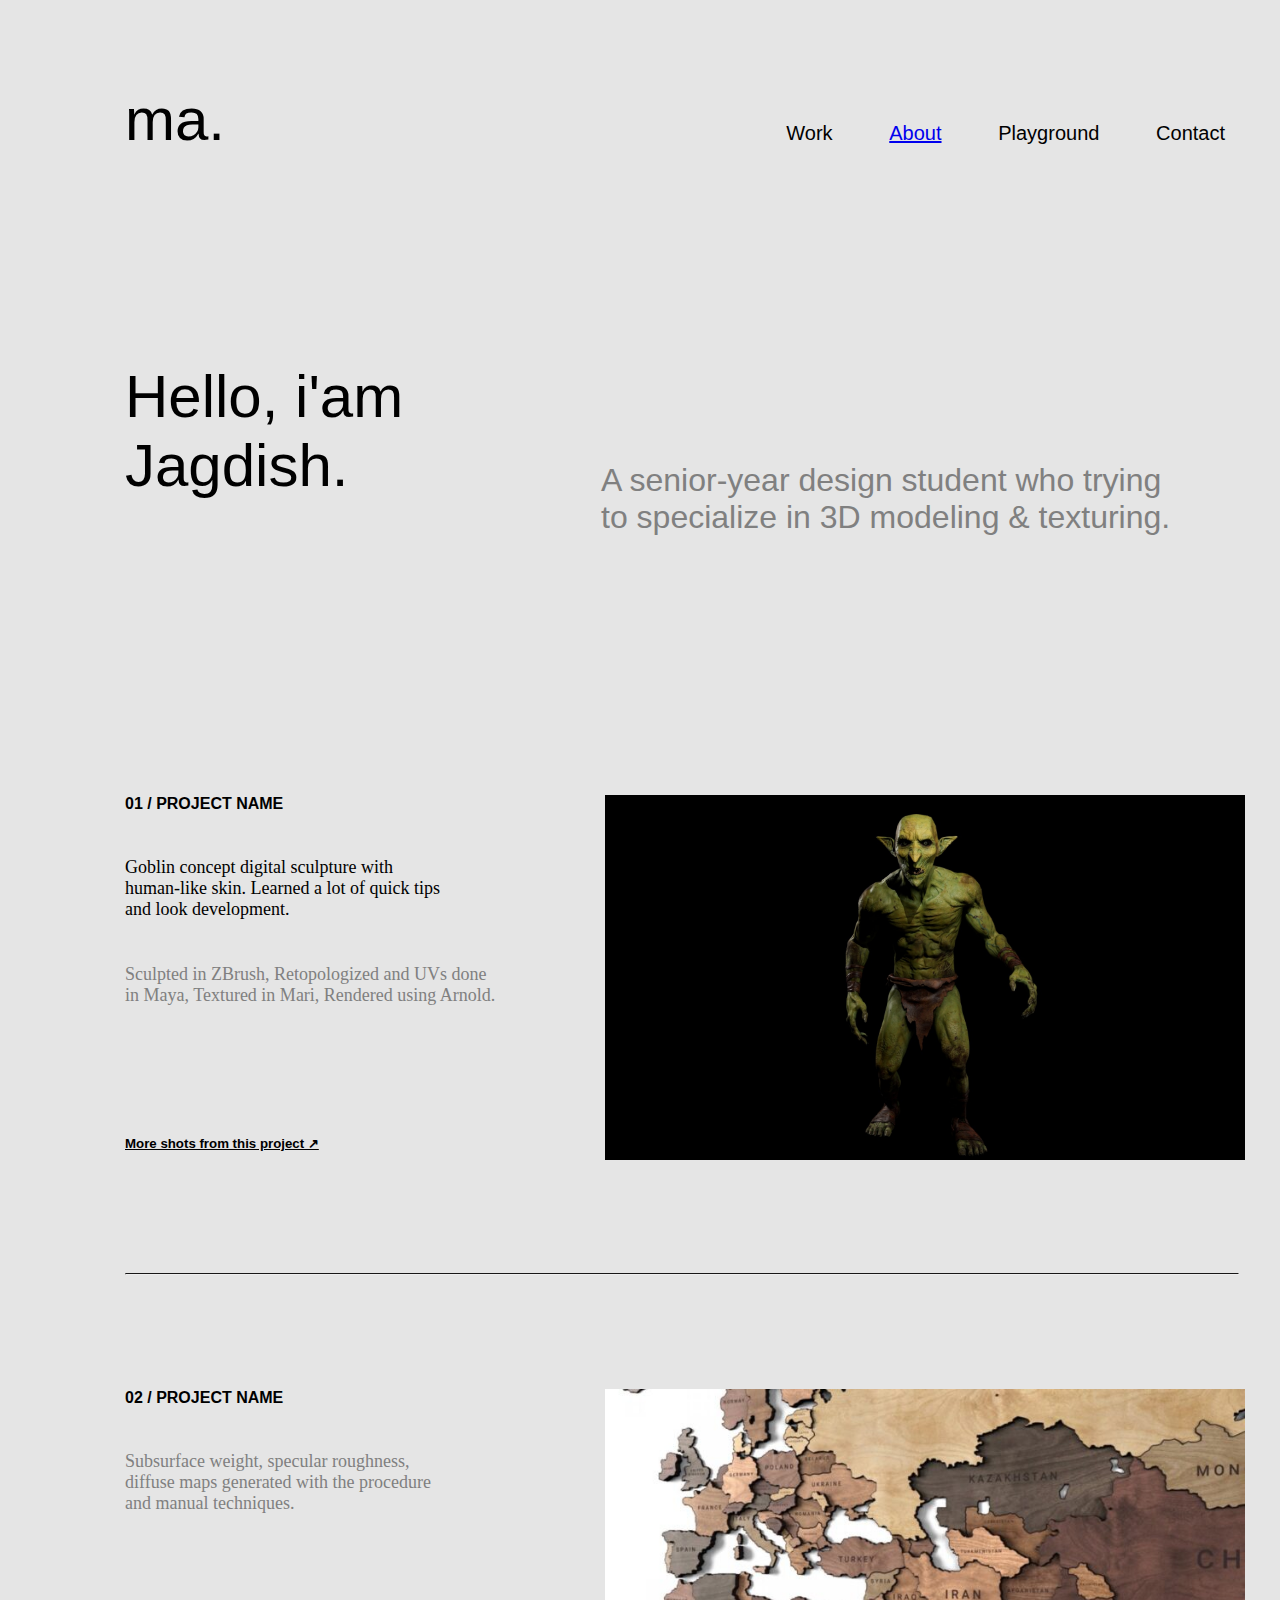
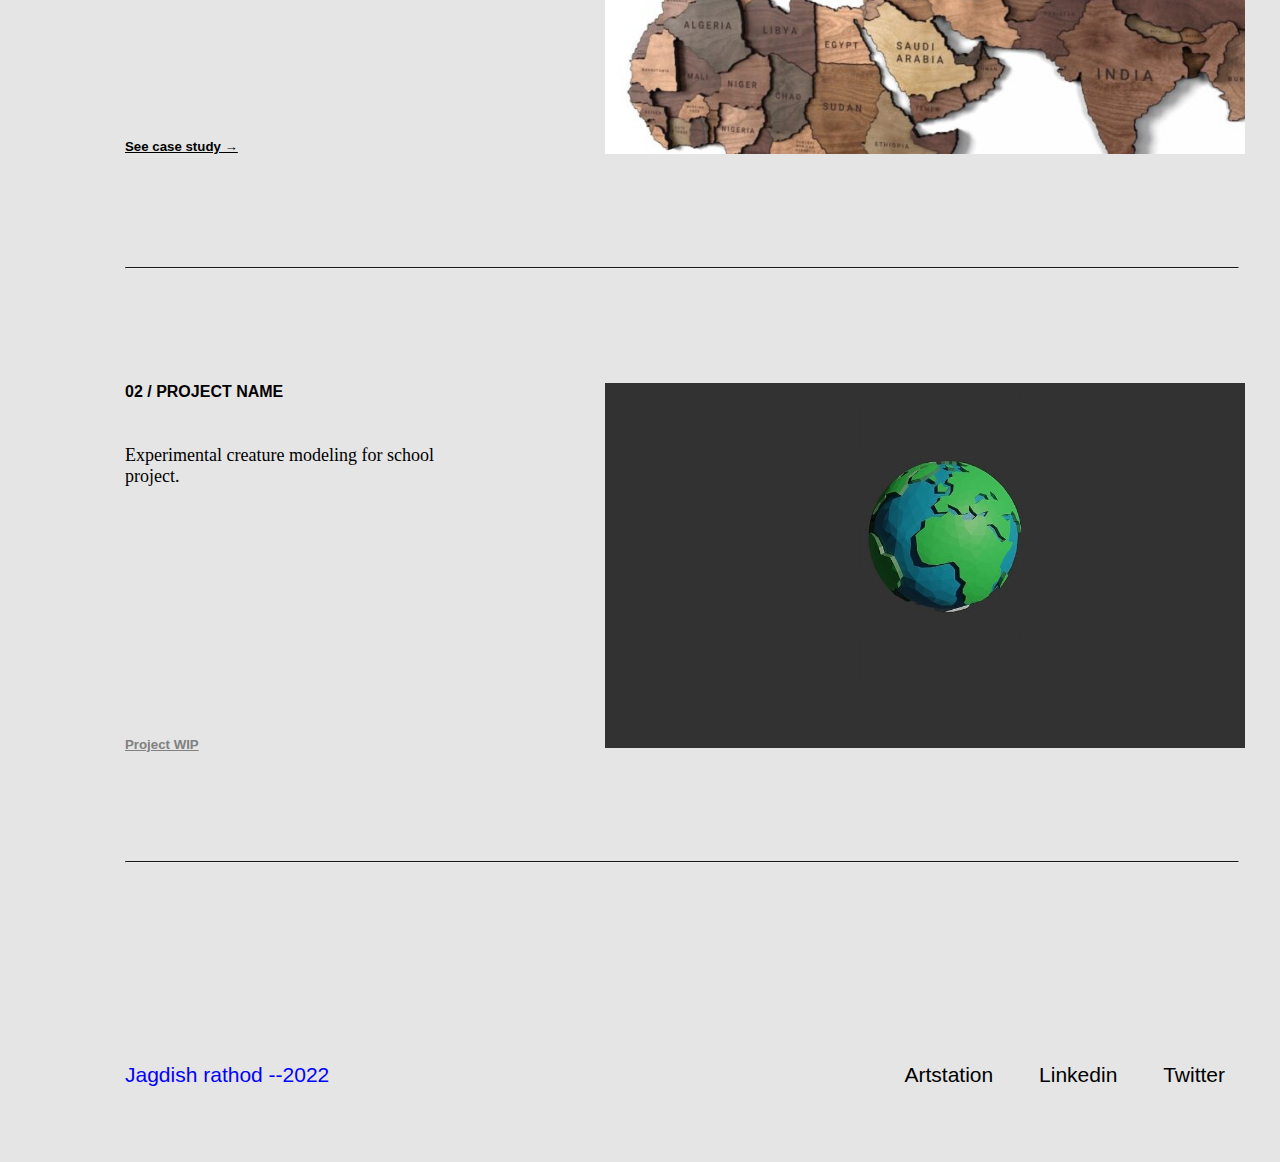
<file: index.html>
<!DOCTYPE html>
<html lang="en">

<head>
  <meta charset="UTF-8">
  <meta http-equiv="X-UA-Compatible" content="IE=edge">
  <meta name="viewport" content="width=device-width, initial-scale=1.0">
  <title>Portfolio</title>
  <link rel="stylesheet" href="./style.css">
</head>

<body>

  <!-- using header i have tried to construct menu bar and using heading tag for "ma "
  i have used it as plan text as it the only txt in header tag  the by makin list 
in-line blox made it horizontal  -->
  <div class="parent-zero">
    <div class="logo">
      ma.
    </div>
    <div class="menu-iteam">
      <ul>
        <li>Work</li>
        <li><a href="./about.html">About</a></li>
        <li>Playground</li>
        <li>Contact</li>
      </ul>
    </div>
  </div>
  <!--through out the code i am using one parent div and two child  divs to align them into flex and
this model is followed through out whole html code in this file -->


  <!--as futher on webpage you can divide them into left wright div's and it will be 
  easy as it will need less number of classes but by using blocks of div's later it will be easy to 
to change or replace their containt easily -->

  <div class="parent">
    <div class="child-one">Hello, i'am<br>
      Jagdish.
    </div>
    <div class="child-two">
      A senior-year design student who trying to specialize in 3D modeling & texturing.
    </div>
  </div>



  <!--agian folloing the parent child modle -->

  <div class="parent-two">
    <div class="child-three">
      <h4>01 / PROJECT NAME</h4>
      <p>Goblin concept digital sculpture with <br>
        human-like skin. Learned a lot of quick tips <br>
        and look development.
      </p>
      <p style="color: gray;">Sculpted in ZBrush, Retopologized and UVs done <br>
        in Maya, Textured in Mari, Rendered using Arnold.
      </p>
      <h5>More shots from this project ↗ </h5>
    </div>
    <div class="child-four">
      <img src="./goblin.jpg">
    </div>
  </div>

  <hr>

  <!--again following parent child model used abouve-->


  <div class="parent-three">
    <div class="child-five">
      <h4>02 / PROJECT NAME</h4>
      <p>Subsurface weight, specular roughness,<br>
        diffuse maps generated with the procedure<br>
        and manual techniques.
      </p>

      <h5>See case study → </h5>
    </div>
    <div class="child-six">
      <img src="./maps.jpg">
    </div>
  </div>
  <hr>

  <!--again following parent child model used abouve-->


  <div class="parent-four">
    <div class="child-seven">
      <h4>02 / PROJECT NAME</h4>
      <p>Experimental creature modeling for school <br>
        project.
      </p>
      <h5>Project WIP</h5>
    </div>
    <div class="child-eight">
      <img src="./world.jpg">
    </div>
  </div>
  <hr>

  <!--now same model  that i have used above sections and i have used list that i made into inline-block-->
  <div class="bottom-bar">
    <div class="bottom-left">
      Jagdish rathod --2022
    </div>
    <div class="bottom-right">
      <ul>
        <li>Artstation</li>
        <li>Linkedin</li>
        <li>Twitter</li>
      </ul>
    </div>
  </div>

</body>

</html>
</file>
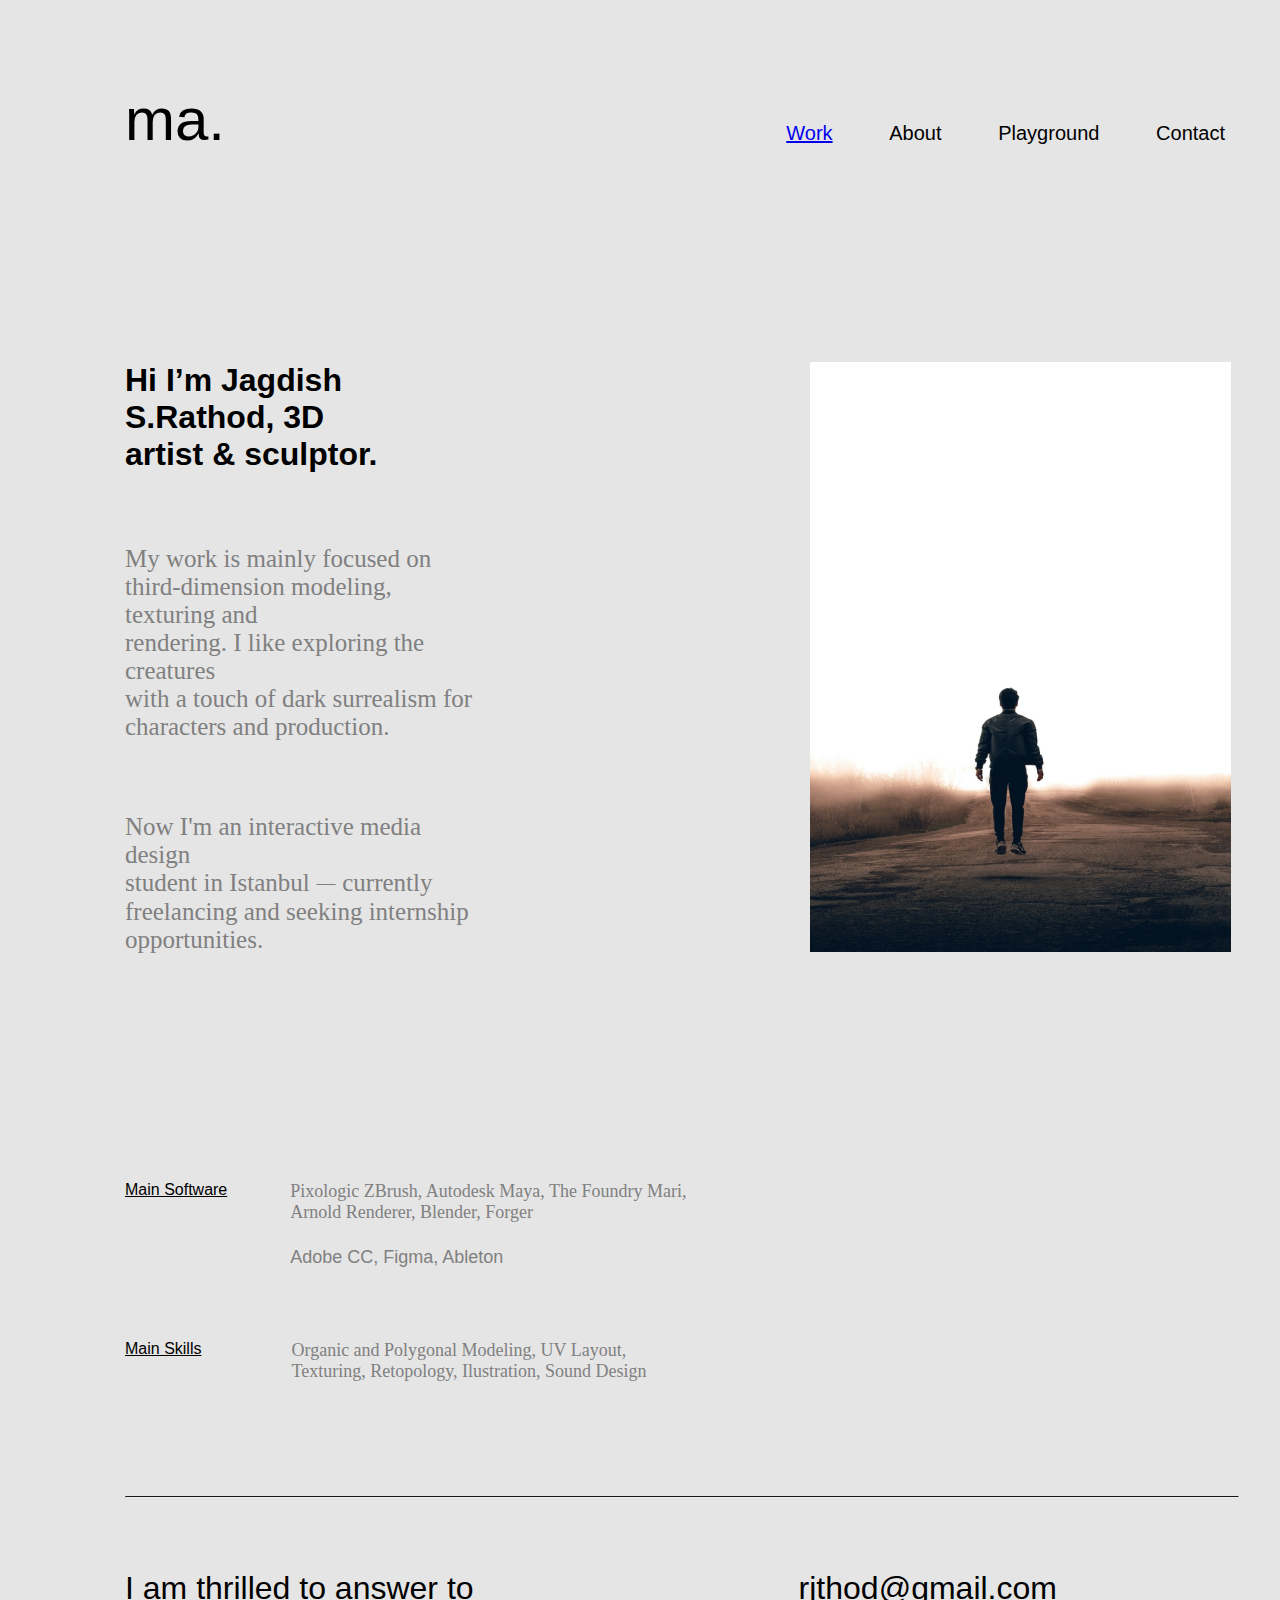
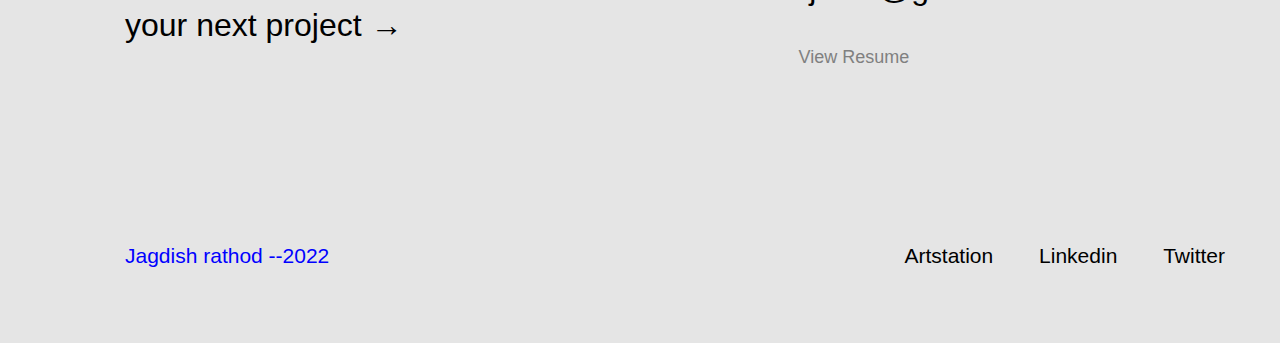
<file: about.html>
<!DOCTYPE html>
<html lang="en">

<head>
    <meta charset="UTF-8">
    <meta http-equiv="X-UA-Compatible" content="IE=edge">
    <meta name="viewport" content="width=device-width, initial-scale=1.0">
    <title>About</title>
    <link rel="stylesheet" href="./about.css">
</head>

<body>

    <!--as some part is same and requires same code so it is been copied from last page code-->
    <div class="parent-zero">
        <div class="logo">
            ma.
        </div>
        <div class="menu-iteam">
            <ul>
                <li><a href="./index.html">Work</a></li>
                <li>About</a></li>
                <li>Playground</li>
                <li>Contact</li>
            </ul>
        </div>
    </div>
    <!--used same parent model in which is used above but to have image on left side by using flex
     i have made text in one div and inside it a sub div  is used to get around flex property-->
    <div class="parent">
        <div class="child-one">
            <h1>Hi I’m Jagdish <br>

                S.Rathod, 3D <br>
                artist & sculptor.</h1>
            <div class="sub">
                <p>
                    My work is mainly focused on <br>
                    third-dimension modeling, texturing and <br>
                    rendering. I like exploring the creatures <br>
                    with a touch of dark surrealism for <br>
                    characters and production.

                <p> Now I'm an interactive media design <br>
                    student in Istanbul ⏤ currently <br>
                    freelancing and seeking internship<br>
                    opportunities.
                </p>
            </div>
        </div>
        <div class="child-two">
            <img src="./Profile Photo.jpg">
        </div>
    </div>

    <!--same parent child model for flex is been used-->
    <div class="parent-two">
        <div class="child-three">
            Main Software
        </div>
        <div class="child-four">
            Pixologic ZBrush, Autodesk Maya, The Foundry Mari,<br>
            Arnold Renderer, Blender, Forger<br>
            <p>Adobe CC, Figma, Ableton</p>
        </div>
    </div>

    <!--same parent child model for flex is been used-->
    <div class="parent-three">
        <div class="child-five">
            Main Skills
        </div>
        <div class="child-six">
            Organic and Polygonal Modeling, UV Layout, <br>
            Texturing, Retopology, Ilustration, Sound Design
        </div>
    </div>

    <hr>
<!--same parent child model for flex is been used-->
<div class="parent-four">
    <div class="child-seven">
        I am thrilled to answer to<br>
         your next project → 
    </div>
    <div class="child-eight">
        rjthod@gmail.com
        <p>View Resume</p>
    </div>
</div>

 <!--now same model  that i have used above sections and i have used list that i made into inline-block-->
 <div class="bottom-bar">
    <div class="bottom-left">
      Jagdish rathod --2022
    </div>
    <div class="bottom-right">
      <ul>
        <li>Artstation</li>
        <li>Linkedin</li>
        <li>Twitter</li>
      </ul>
    </div>
  </div>


</body>

</html>
</file>
<file: style.css>
*{
    margin: 0;
    padding: 0;
    box-sizing: border-box;
    background-color: #E5E5E5;
    font-family: sans-serif;
}

.parent-zero{
    margin-left: 125px;
    width: 1120px;
    height: 35px;
    margin-top: 102px;
    display: flex;
    justify-content: space-between;
    align-items: center;
    font-size:60px;
   }
.menu-iteam li{
    list-style: none;
    display:inline-block;
    padding: 0px 20px;
    font-size:20px;
    font-family: sans-serif
}


.parent{
   display: flex;
    margin-left: 125px;
    width: 1120px; 
    margin-top:225px;
}

.child-one{
    
    width: 360px;
    height: 129px;
    font-family: sans-serif;
    font-size: 60px ;
}
.child-two{
    color: gray;
    width: 580px;
    height: 111px;
    margin-top: 100px;
    margin-left: 116px;
    font-size: 32px;
}

.parent-two{
    display: flex;
    justify-content: space-between;
    margin-left: 125px;
    width: 1120px;
    height: 364px;
   margin-top:222px;
}
 .child-three{
    height: 364px;
 }
 .child-three p{
    margin-top:44px;
    font-family: fantasy;
    font-size: 18px;
 }
.child-three h5{
    text-decoration: underline;
   margin-top: 130px;
}
.child-four{
    justify-items: flex-end;
    height: 364.6781311035156px;
    width: 640px;
    background-color:black;
}
img{
    height: 364.6781311035156px;
    width: 640px;
}





.parent-three{
    display: flex;
    justify-content: space-between;
    margin-left: 125px;
    width: 1120px;
    height: 364px;
    margin-top:114px;
}

.child-five{
    height: 364px;
 }
 .child-five p{
    color: gray;
    margin-top:44px;
    font-family: fantasy;
    font-size: 18px;
 }

.child-six{
    justify-items: flex-end;
    height: 364.6781311035156px;
    width: 640px;
   background-color: gray;
}

.child-five h5{
    text-decoration: underline;
    margin-top:  225px;
 }


 .parent-four{
    display: flex;
    justify-content: space-between;
    margin-left: 125px;
    width: 1120px;
    height: 364px;
    margin-top:114px;
}

.child-seven{
    height: 364px;
 }
 .child-seven p{
    margin-top:44px;
    font-family: fantasy;
    font-size: 18px;
 }

.child-eight{
    justify-items: flex-end;
    height: 364.6781311035156px;
    width: 640px;
   background-color: rgba(50,50,50,255);
}
.child-eight img{
    margin-left: 30%;
    height: 300px;
    width: 300px;
}
.child-seven h5{
    text-decoration: underline;
    color: gray;
    margin-top:  250px;
 }

 .bottom-bar{
    margin-left: 125px;
    width: 1120px;
    height: 35px;
    margin-top: 194px;
    margin-bottom: 70px;
    display: flex;
    justify-content: space-between;
    align-items: center;
    font-size:21px;
 }

.bottom-right li{
    list-style: none;
    display:inline-block;
    padding: 0px 20px;
    font-size:21px;
    font-family: sans-serif;
}
.bottom-left{
    color: blue;
}
 

hr{
    width:87%;
        height: 1.5px;
        border-top: 1.5px solid #181717;
        margin-top: 114px;
        margin-left:125px
}

@media screen and (max-width: 800px) {
    .left, .main, .right {
      width: 100%;
    }
}
</file>
<file: about.css>
* {
    margin: 0;
    padding: 0;
    box-sizing: border-box;
    background-color: #E5E5E5;
    font-family: sans-serif;
}

.parent-zero {
    margin-left: 125px;
    width: 1120px;
    height: 35px;
    margin-top: 102px;
    display: flex;
    justify-content: space-between;
    align-items: center;
    font-size: 60px;
}

.menu-iteam li {
    list-style: none;
    display: inline-block;
    padding: 0px 20px;
    font-size: 20px;
    font-family: sans-serif
}

.parent {
    margin-left: 125px;
    width: 1120px; 
    margin-top:225px;
    display: flex;
   
}


.child-one {

    width: 360px;
    height: 129px;
    font-family: sans-serif;
}
.sub p{
    color: gray;
    margin-top:72px;
    font-family:fantasy;
    font-size: 25px;
 }
 .child-two{
  margin-left: 325px;
 }

 .parent-two{
    margin-left: 125px;
    width: 1120px; 
    margin-top:225px;
    display: flex;
 }
 .child-three{
    font-family: 18px;
    text-decoration: underline;
 }

 .child-four{
    margin-left: 63px;
    color: gray;
    font-family: fantasy;
    font-size: 18px;
 }
 .child-four p{
    margin-top: 24px;
    font-size: 18px;
 }

 .parent-three{
    margin-left: 125px;
    width: 1120px; 
    margin-top:72px;
    display: flex;
 }

 .child-five{
    font-family: 18px;
    text-decoration: underline;
 }

 .child-six{
    margin-left: 90px;
    color: gray;
    font-family: fantasy;
    font-size: 18px;
 }

 hr{
    width:87%;
        height: 1.5px;
        border-top: 1.5px solid #181717;
        margin-top: 114px;
        margin-left:125px
}
.parent-four{
    margin-left: 125px;
    width: 1120px; 
    margin-top:72px;
    display: flex;
 }

 .child-seven{
    font-size: 32px;
    font-family: sans-serif;
    
 }

 .child-eight{
    margin-left: 325px;
    font-family:sans-serif;
    font-size:32px;
 }

 .child-eight p{
    color: gray;
    margin-top:40px;
    font-family:sans-serif;
    font-size:18px;
 }


 .bottom-bar{
    margin-left: 125px;
    width: 1120px;
    height: 35px;
    margin-top: 170px;
    margin-bottom: 70px;
    display: flex;
    justify-content: space-between;
    align-items: center;
    font-size:21px;
 }

.bottom-right li{
    list-style: none;
    display:inline-block;
    padding: 0px 20px;
    font-size:21px;
    font-family: sans-serif;
}
.bottom-left{
    color: blue;
}

@media screen and (max-width: 800px) {
    .left, .main, .right {
      width: 100%;
    }
}
</file>
